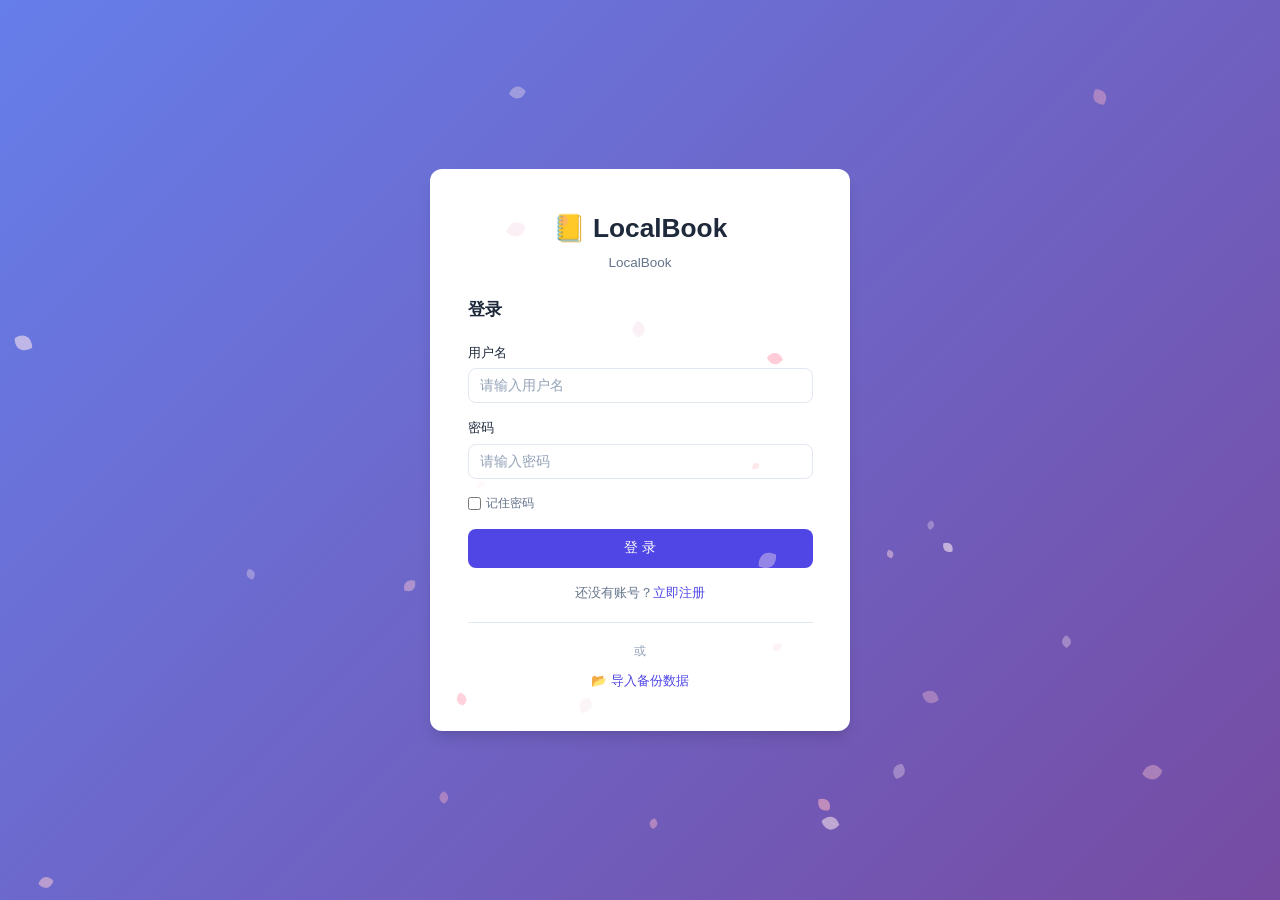
<file: index.html>
<!DOCTYPE html>
<html lang="zh-CN">
<head>
  <meta charset="UTF-8">
  <meta name="viewport" content="width=device-width, initial-scale=1.0">
  <title>LocalBook</title>
  <link rel="manifest" href="manifest.json">
  <link rel="icon" href="icon.svg" type="image/svg+xml">
  <link rel="apple-touch-icon" href="icon.svg">
  <meta name="apple-mobile-web-app-capable" content="yes">
  <meta name="apple-mobile-web-app-status-bar-style" content="default">
  <meta name="theme-color" content="#4f46e5">
  <link rel="stylesheet" href="css/style.css">
</head>
<body>
  <!-- ========== 登录/注册页面 ========== -->
  <div id="authPage" class="page">
    <div class="auth-container">
      <div class="auth-header">
        <h1>📒 LocalBook</h1>
        <p class="auth-subtitle">LocalBook</p>
      </div>

      <!-- 登录表单 -->
      <form id="loginForm" class="auth-form active-form">
        <h2>登录</h2>
        <div class="form-group">
          <label for="loginUsername">用户名</label>
          <input type="text" id="loginUsername" placeholder="请输入用户名" required autocomplete="username">
        </div>
        <div class="form-group">
          <label for="loginPassword">密码</label>
          <input type="password" id="loginPassword" placeholder="请输入密码" required autocomplete="current-password">
        </div>
        <label class="remember-me">
          <input type="checkbox" id="rememberMe"> 记住密码
        </label>
        <button type="submit" class="btn btn-primary">登 录</button>
        <p class="auth-switch">
          还没有账号？<a href="#" id="showRegister">立即注册</a>
        </p>
      </form>

      <!-- 注册表单 -->
      <form id="registerForm" class="auth-form">
        <h2>注册</h2>
        <div class="form-group">
          <label for="regUsername">用户名</label>
          <input type="text" id="regUsername" placeholder="请输入用户名" required autocomplete="username">
        </div>
        <div class="form-group">
          <label for="regPassword">登录密码</label>
          <input type="password" id="regPassword" placeholder="用于登录" required autocomplete="new-password">
        </div>
        <div class="form-group">
          <label for="regToken">加密令牌（Token）</label>
          <input type="password" id="regToken" placeholder="用于加密/解密密码，请妥善保管" required>
          <small class="form-hint">令牌用于加密存储的密码，解密时需输入相同的令牌</small>
        </div>
        <div class="form-group">
          <label for="regConfirmToken">确认令牌</label>
          <input type="password" id="regConfirmToken" placeholder="再次输入令牌" required>
        </div>
        <button type="submit" class="btn btn-primary">注 册</button>
        <p class="auth-switch">
          已有账号？<a href="#" id="showLogin">返回登录</a>
        </p>
      </form>

      <!-- 导入备份 -->
      <input type="file" id="authImportFileInput" accept=".json" style="display:none">
      <div class="auth-import">
        <span class="auth-import-sep">或</span>
        <button id="authImportBtn" class="btn btn-ghost" type="button">📂 导入备份数据</button>
    </div>
  </div>
</div>

  <!-- ========== 密码管理页面 ========== -->
  <div id="managePage" class="page">
    <header class="manage-header">
      <div class="header-left">
        <h1>📒 LocalBook</h1>
        <span class="header-divider">|</span>
        <span class="header-user" id="displayUser"></span>
        <span class="header-divider">|</span>
        <span class="version-badge" id="versionBadge"></span>
        <span class="header-divider">|</span>
        <button id="exportBtn" class="btn btn-ghost">导出</button>
      </div>
      <div class="header-right">
        <span class="header-clock" id="headerClock"></span>
        <button id="logoutBtn" class="btn btn-outline">退出登录</button>
      </div>
    </header>

    <main class="manage-main">
      <aside class="sidebar">
        <nav class="sidebar-nav">
          <button class="nav-item active" data-tab="memos">
            <span class="nav-icon">📝</span>
            <span class="nav-label">备忘录</span>
          </button>
          <button class="nav-item" data-tab="stickies">
            <span class="nav-icon">📌</span>
            <span class="nav-label">便签</span>
          </button>
          <button class="nav-item" data-tab="contacts">
            <span class="nav-icon">👤</span>
            <span class="nav-label">联系人</span>
          </button>
          <button class="nav-item" data-tab="passwords">
            <span class="nav-icon">🔒</span>
            <span class="nav-label">密码管理</span>
          </button>
        </nav>
      </aside>
      <div class="content-area">
        <div class="content-actions-bar">
          <button id="addBtn" class="btn btn-primary" style="display:none;">+ 新增密码</button>
          <button id="addStickyBtn" class="btn btn-primary" style="display:none;">+ 新增便签</button>
        </div>

      <!-- 密码视图 -->
      <div id="passwordsView">
        <!-- 空状态 -->
        <div id="emptyState" class="empty-state">
          <div class="empty-icon">📋</div>
          <p>暂无保存的密码</p>
          <p class="empty-hint">点击上方「新增密码」开始添加</p>
        </div>

        <!-- 密码表格 -->
        <div id="tableWrapper" class="table-wrapper" style="display:none;">
          <table id="passwordTable">
            <thead>
              <tr>
                <th>名称</th>
                <th>地址</th>
                <th>用户名</th>
                <th>操作</th>
              </tr>
            </thead>
            <tbody id="passwordList"></tbody>
          </table>
        </div>
      </div>

      <!-- 备忘录视图 -->
      <div id="memosView" class="memos-view" style="display:none;">
        <div class="calendar-header">
          <button id="prevMonth" class="btn btn-outline cal-nav">&lt;</button>
          <span id="calendarTitle" class="calendar-title"></span>
          <button id="nextMonth" class="btn btn-outline cal-nav">&gt;</button>
        </div>
        <table class="calendar-table">
          <thead>
            <tr>
              <th>日</th><th>一</th><th>二</th><th>三</th>
              <th>四</th><th>五</th><th>六</th>
            </tr>
          </thead>
          <tbody id="calendarBody"></tbody>
        </table>
        <div class="today-memo-panel">
          <div class="today-memo-header">
            <span class="today-memo-label">今日备忘录</span>
            <span class="today-memo-date" id="todayMemoDate"></span>
          </div>
          <div id="todayMemoContent" class="today-memo-content"></div>
        </div>
      </div>

      <!-- 便签视图 -->
      <div id="stickiesView" class="stickies-view" style="display:none;">
        <div id="stickyEmpty" class="empty-state">
          <div class="empty-icon">📝</div>
          <p>暂无便签</p>
          <p class="empty-hint">点击上方「新增便签」开始添加</p>
        </div>
        <div id="stickyList" class="sticky-list"></div>
      </div>

      <!-- 联系人视图 -->
      <div id="contactsView" class="contacts-view" style="display:none;">
        <div class="contacts-toolbar">
          <input type="text" id="contactSearch" class="search-input" placeholder="搜索联系人...">
          <button id="addContactBtn" class="btn btn-primary" style="width:auto;">+ 新增联系人</button>
        </div>
        <div id="contactEmpty" class="empty-state">
          <div class="empty-icon">👤</div>
          <p>暂无联系人</p>
          <p class="empty-hint">点击上方「新增联系人」开始添加</p>
        </div>
        <div id="contactList" class="contact-list"></div>
      </div>

      <div class="manage-footer">
        本工具运行数据在浏览器缓存中，修改数据后请及时导出数据到本地。恢复数据请在登陆时导入备份的数据。
      </div>
      </div>
    </main>
  </div>

  <!-- ========== 新增密码模态框 ========== -->
  <div id="addModal" class="modal-overlay" style="display:none;">
    <div class="modal">
      <div class="modal-header">
        <h3 id="addModalTitle">新增密码</h3>
        <button class="modal-close" id="closeAddModal">&times;</button>
      </div>
      <form id="addPasswordForm">
        <input type="hidden" id="addEntryId">
        <div class="form-group">
          <label for="addName">名称</label>
          <input type="text" id="addName" placeholder="例如：GitHub" required>
        </div>
        <div class="form-group">
          <label for="addAddress">地址</label>
          <input type="text" id="addAddress" placeholder="例如：github.com" required>
        </div>
        <div class="form-group">
          <label for="addUsername">用户名</label>
          <input type="text" id="addUsername" placeholder="登录用户名 / 邮箱" required>
        </div>
        <div class="form-group">
          <label for="addPassword">密码</label>
          <input type="password" id="addPassword" placeholder="要保存的密码" required>
        </div>
        <div class="form-group">
          <label for="addToken">加密令牌（Token）</label>
          <input type="password" id="addToken" placeholder="注册时设置的加密令牌" required>
        </div>
        <div class="form-actions">
          <button type="button" class="btn btn-outline" id="cancelAdd">取消</button>
          <button type="submit" class="btn btn-primary">保存</button>
        </div>
      </form>
    </div>
  </div>

  <!-- ========== 解密模态框 ========== -->
  <div id="decryptModal" class="modal-overlay" style="display:none;">
    <div class="modal">
      <div class="modal-header">
        <h3>解密密码</h3>
        <button class="modal-close" id="closeDecryptModal">&times;</button>
      </div>
      <div id="decryptInfo" class="decrypt-info">
        <div class="info-row"><span class="info-label">名称：</span><span id="decryptName"></span></div>
        <div class="info-row"><span class="info-label">地址：</span><span id="decryptAddress"></span></div>
        <div class="info-row"><span class="info-label">用户名：</span><span id="decryptUser"></span></div>
      </div>
      <form id="decryptForm">
        <div class="form-group">
          <label for="decryptToken">请输入加密令牌（Token）</label>
          <input type="password" id="decryptToken" placeholder="注册时设置的加密令牌" required>
        </div>
        <button type="submit" class="btn btn-primary" id="decryptSubmit">验证并解密</button>
      </form>
      <div id="decryptResult" class="decrypt-result" style="display:none;">
        <div class="result-label">解密后的密码：</div>
        <div class="result-password" id="decryptedPassword"></div>
        <button class="btn btn-outline" id="hidePasswordBtn">隐藏</button>
      </div>
      <div id="decryptError" class="decrypt-error" style="display:none;"></div>
    </div>
  </div>

  <!-- ========== 备忘录编辑模态框 ========== -->
  <div id="memoModal" class="modal-overlay" style="display:none;">
    <div class="modal">
      <div class="modal-header">
        <h3 id="memoModalTitle">编辑备忘录</h3>
        <button class="modal-close" id="closeMemoModal">&times;</button>
      </div>
      <div style="margin-bottom:0.5rem;font-size:0.85rem;color:var(--text-secondary);" id="memoDateLabel"></div>
      <textarea id="memoContent" class="memo-textarea" rows="8" placeholder="记录今日事项..."></textarea>
      <div class="form-actions" style="margin-top:1rem;">
        <button class="btn btn-outline" id="cancelMemo">取消</button>
        <button class="btn btn-primary" id="saveMemoBtn">保存</button>
      </div>
    </div>
  </div>

  <!-- ========== 便签编辑模态框 ========== -->
  <div id="stickyModal" class="modal-overlay" style="display:none;">
    <div class="modal">
      <div class="modal-header">
        <h3 id="stickyModalTitle">新增便签</h3>
        <button class="modal-close" id="closeStickyModal">&times;</button>
      </div>
      <form id="stickyForm">
        <input type="hidden" id="stickyId">
        <div class="form-group">
          <label for="stickyTitle">标题</label>
          <input type="text" id="stickyTitle" placeholder="便签标题（可选）">
        </div>
        <div class="form-group">
          <label for="stickyContent">内容</label>
          <textarea id="stickyContent" class="memo-textarea" rows="6" placeholder="写点什么..." required></textarea>
        </div>
        <div class="form-group">
          <label>颜色</label>
          <div class="sticky-color-picker" id="stickyColorPicker">
            <label class="sticky-color-opt">
              <input type="radio" name="stickyColor" value="#fff9c4" checked>
              <span class="sticky-color-swatch" style="background:#fff9c4;"></span>
            </label>
            <label class="sticky-color-opt">
              <input type="radio" name="stickyColor" value="#c8e6c9">
              <span class="sticky-color-swatch" style="background:#c8e6c9;"></span>
            </label>
            <label class="sticky-color-opt">
              <input type="radio" name="stickyColor" value="#bbdefb">
              <span class="sticky-color-swatch" style="background:#bbdefb;"></span>
            </label>
            <label class="sticky-color-opt">
              <input type="radio" name="stickyColor" value="#f8bbd0">
              <span class="sticky-color-swatch" style="background:#f8bbd0;"></span>
            </label>
            <label class="sticky-color-opt">
              <input type="radio" name="stickyColor" value="#e1bee7">
              <span class="sticky-color-swatch" style="background:#e1bee7;"></span>
            </label>
            <label class="sticky-color-opt">
              <input type="radio" name="stickyColor" value="#ffe0b2">
              <span class="sticky-color-swatch" style="background:#ffe0b2;"></span>
            </label>
            <label class="sticky-color-opt">
              <input type="radio" name="stickyColor" value="#b2dfdb">
              <span class="sticky-color-swatch" style="background:#b2dfdb;"></span>
            </label>
          </div>
        </div>
        <div class="form-actions">
          <button type="button" class="btn btn-outline" id="cancelSticky">取消</button>
          <button type="submit" class="btn btn-primary">保存</button>
        </div>
      </form>
    </div>
  </div>

  <!-- ========== 联系人编辑模态框 ========== -->
  <div id="contactModal" class="modal-overlay" style="display:none;">
    <div class="modal">
      <div class="modal-header">
        <h3 id="contactModalTitle">新增联系人</h3>
        <button class="modal-close" id="closeContactModal">&times;</button>
      </div>
      <form id="contactForm">
        <input type="hidden" id="contactId">
        <div style="display:flex;gap:0.75rem;flex-wrap:wrap;">
          <div class="form-group" style="flex:1;min-width:120px;">
            <label for="contactName">姓名</label>
            <input type="text" id="contactName" placeholder="姓名" required>
          </div>
          <div class="form-group" style="flex:1;min-width:120px;">
            <label for="contactNickname">昵称</label>
            <input type="text" id="contactNickname" placeholder="昵称">
          </div>
        </div>
        <div style="display:flex;gap:0.75rem;flex-wrap:wrap;">
          <div class="form-group" style="flex:1;min-width:120px;">
            <label for="contactPhone">手机</label>
            <input type="tel" id="contactPhone" placeholder="手机号码">
          </div>
          <div class="form-group" style="flex:1;min-width:120px;">
            <label for="contactLandline">座机</label>
            <input type="tel" id="contactLandline" placeholder="座机号码">
          </div>
        </div>
        <div style="display:flex;gap:0.75rem;flex-wrap:wrap;">
          <div class="form-group" style="flex:1;min-width:160px;">
            <label for="contactEmail">邮箱</label>
            <input type="email" id="contactEmail" placeholder="邮箱地址">
          </div>
          <div class="form-group" style="width:80px;">
            <label for="contactAge">年龄</label>
            <input type="number" id="contactAge" placeholder="年龄" min="0" max="200" style="width:100%;">
          </div>
          <div class="form-group" style="width:90px;">
            <label for="contactGender">性别</label>
            <select id="contactGender" style="width:100%;">
              <option value="">--</option>
              <option value="男">男</option>
              <option value="女">女</option>
            </select>
          </div>
        </div>
        <div class="form-group">
          <label for="contactAddress">地址</label>
          <input type="text" id="contactAddress" placeholder="地址">
        </div>
        <div class="form-group">
          <label for="contactNote">备注</label>
          <textarea id="contactNote" class="memo-textarea" rows="3" placeholder="备注信息"></textarea>
        </div>
        <div class="form-actions">
          <button type="button" class="btn btn-outline" id="cancelContact">取消</button>
          <button type="submit" class="btn btn-primary" id="saveContactBtn">保存</button>
        </div>
      </form>
    </div>
  </div>

  <canvas id="sakuraCanvas"></canvas>
  <script src="js/lib/lunar.min.js"></script>
  <script src="js/app.js"></script>
  <script>
    try { navigator.serviceWorker?.register('sw.js'); } catch {}
  </script>
</body>
</html>
</file>
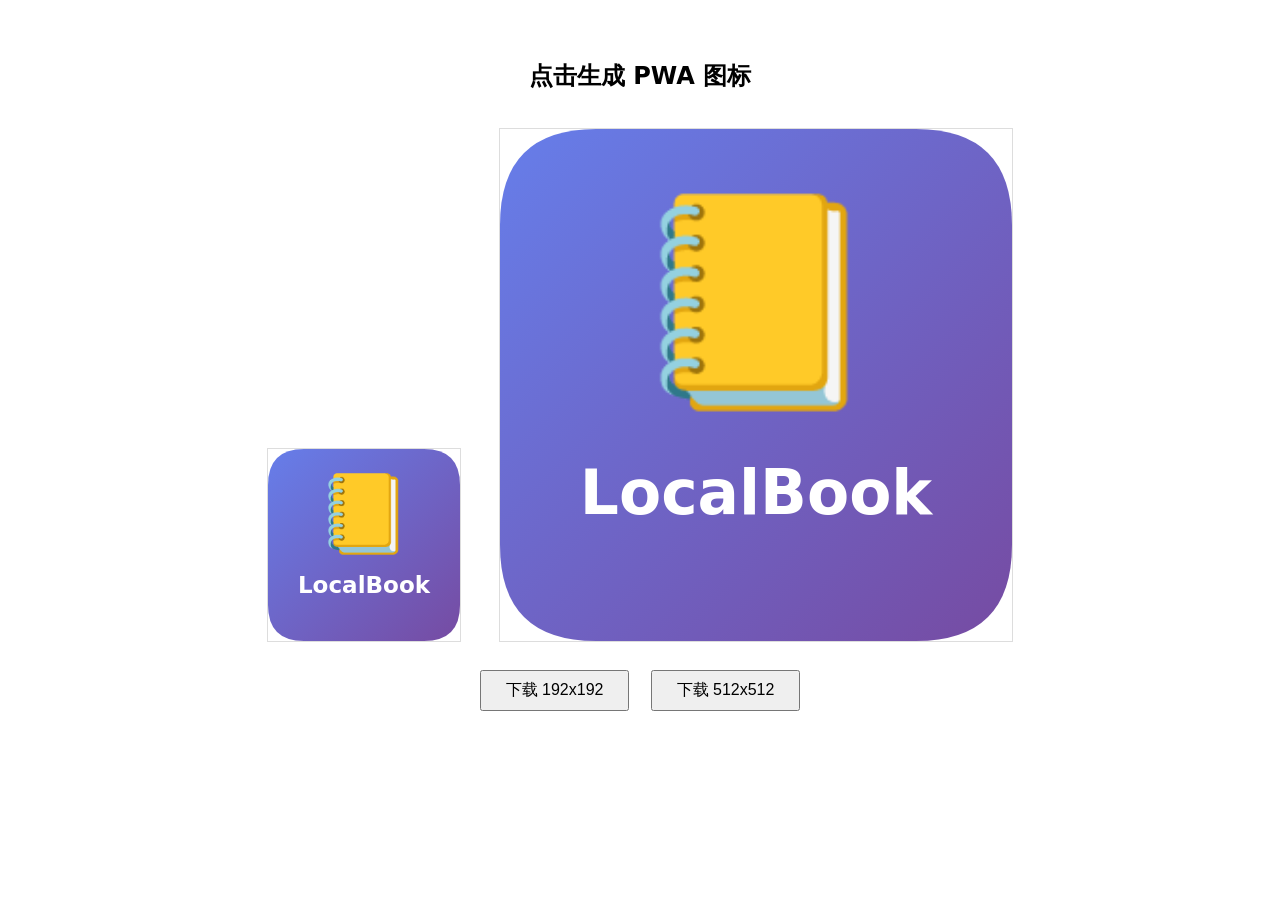
<file: tools/gen-icon.html>
<!DOCTYPE html>
<html>
<head><meta charset="UTF-8"><title>生成 LocalBook 图标</title></head>
<body style="text-align:center;font-family:system-ui;padding:2rem;">
<h2>点击生成 PWA 图标</h2>
<canvas id="c192" width="192" height="192" style="border:1px solid #ddd;margin:1rem;"></canvas>
<canvas id="c512" width="512" height="512" style="border:1px solid #ddd;margin:1rem;"></canvas>
<br>
<button onclick="gen(192)" style="padding:0.5rem 1.5rem;margin:0.5rem;font-size:1rem;">下载 192x192</button>
<button onclick="gen(512)" style="padding:0.5rem 1.5rem;margin:0.5rem;font-size:1rem;">下载 512x512</button>
<script>
function draw(cvs) {
  const s = cvs.width;
  const ctx = cvs.getContext('2d');
  const r = s * 0.1875;
  const g = ctx.createLinearGradient(0,0,s,s);
  g.addColorStop(0,'#667eea'); g.addColorStop(1,'#764ba2');
  ctx.fillStyle = g;
  ctx.beginPath();
  ctx.moveTo(r,0);
  ctx.lineTo(s-r,0);
  ctx.quadraticCurveTo(s,0,s,r);
  ctx.lineTo(s,s-r);
  ctx.quadraticCurveTo(s,s,s-r,s);
  ctx.lineTo(r,s);
  ctx.quadraticCurveTo(0,s,0,s-r);
  ctx.lineTo(0,r);
  ctx.quadraticCurveTo(0,0,r,0);
  ctx.closePath();
  ctx.fill();
  ctx.fillStyle = '#fff';
  ctx.textAlign = 'center'; ctx.textBaseline = 'middle';
  const em = s * 0.4, tx = s/2, ty = s*0.37, fs = s * 0.12;
  ctx.font = em + 'px system-ui';
  ctx.fillText('📒', tx, ty);
  ctx.font = 'bold ' + fs + 'px system-ui';
  ctx.fillText('LocalBook', tx, s*0.72);
}
draw(document.getElementById('c192'));
draw(document.getElementById('c512'));
function gen(s) {
  const c = document.createElement('canvas');
  c.width = s; c.height = s;
  draw(c);
  c.toBlob(b => {
    const a = document.createElement('a');
    a.href = URL.createObjectURL(b);
    a.download = 'icon-' + s + '.png';
    a.click();
    URL.revokeObjectURL(a.href);
  });
}
</script>
</body>
</html>
</file>
<file: css/style.css>
/* ========== Reset & Base ========== */
*, *::before, *::after {
  margin: 0;
  padding: 0;
  box-sizing: border-box;
}

:root {
  --primary: #4f46e5;
  --primary-hover: #4338ca;
  --primary-light: #eef2ff;
  --danger: #ef4444;
  --danger-hover: #dc2626;
  --success: #10b981;
  --text: #1e293b;
  --text-secondary: #64748b;
  --text-tertiary: #94a3b8;
  --bg: #f8fafc;
  --card-bg: #ffffff;
  --border: #e2e8f0;
  --border-hover: #cbd5e1;
  --shadow: 0 1px 3px rgba(0, 0, 0, 0.1), 0 1px 2px rgba(0, 0, 0, 0.06);
  --shadow-lg: 0 10px 15px -3px rgba(0, 0, 0, 0.1), 0 4px 6px -4px rgba(0, 0, 0, 0.1);
  --radius: 8px;
  --radius-lg: 12px;
}

html {
  font-size: 15px;
}

body {
  font-family: -apple-system, BlinkMacSystemFont, 'Segoe UI', Roboto, 'Helvetica Neue', Arial, sans-serif;
  background: var(--bg);
  color: var(--text);
  min-height: 100vh;
  min-height: -webkit-fill-available;
  line-height: 1.6;
  -webkit-tap-highlight-color: transparent;
}

/* ========== Page System ========== */
.page {
  display: none;
  min-height: 100vh;
}

.page.active {
  display: block;
}

/* ========== Auth Page ========== */
#authPage.active {
  display: flex;
  align-items: center;
  justify-content: center;
  background: linear-gradient(135deg, #667eea 0%, #764ba2 100%);
  min-height: 100vh;
}

.auth-container {
  background: var(--card-bg);
  border-radius: var(--radius-lg);
  box-shadow: var(--shadow-lg);
  padding: 2.5rem;
  width: 100%;
  max-width: 420px;
  margin: 1rem;
}

.auth-header {
  text-align: center;
  margin-bottom: 1.5rem;
}

.auth-header h1 {
  font-size: 1.75rem;
  color: var(--text);
}

.auth-subtitle {
  color: var(--text-secondary);
  font-size: 0.9rem;
  margin-top: 0.25rem;
}

.auth-form {
  display: none;
}

.auth-form.active-form {
  display: block;
}

.auth-form h2 {
  font-size: 1.15rem;
  margin-bottom: 1.25rem;
  color: var(--text);
}

/* ========== Form ========== */
.form-group {
  margin-bottom: 1rem;
}

.form-group label {
  display: block;
  font-size: 0.85rem;
  font-weight: 500;
  color: var(--text);
  margin-bottom: 0.35rem;
}

.form-group input {
  width: 100%;
  padding: 0.6rem 0.75rem;
  border: 1px solid var(--border);
  border-radius: var(--radius);
  font-size: 0.9rem;
  color: var(--text);
  background: var(--card-bg);
  transition: border-color 0.2s, box-shadow 0.2s;
  outline: none;
}

.form-group input:focus {
  border-color: var(--primary);
  box-shadow: 0 0 0 3px rgba(79, 70, 229, 0.15);
}

.form-group input::placeholder {
  color: #94a3b8;
}

.form-group input:disabled {
  background: var(--bg);
  color: var(--text-tertiary);
  cursor: not-allowed;
}

.form-hint {
  display: block;
  font-size: 0.78rem;
  color: var(--text-secondary);
  margin-top: 0.3rem;
}

/* ========== Buttons ========== */
.btn {
  display: inline-flex;
  align-items: center;
  justify-content: center;
  padding: 0.6rem 1.25rem;
  border: 1px solid transparent;
  border-radius: var(--radius);
  font-size: 0.9rem;
  font-weight: 500;
  cursor: pointer;
  transition: all 0.2s;
  outline: none;
  line-height: 1.4;
}

.btn-primary {
  background: var(--primary);
  color: white;
  width: 100%;
}

.btn-primary:hover {
  background: var(--primary-hover);
}

.btn-outline {
  background: transparent;
  color: var(--text-secondary);
  border-color: var(--border);
}

.btn-outline:hover {
  border-color: var(--border-hover);
  background: var(--bg);
  color: var(--text);
}

.btn-danger {
  color: var(--danger);
  background: transparent;
  border-color: transparent;
  padding: 0.4rem 0.6rem;
  font-size: 0.82rem;
}

.btn-danger:hover {
  background: #fef2f2;
  border-color: #fecaca;
}

.form-actions {
  display: flex;
  gap: 0.75rem;
  margin-top: 1.25rem;
}

.form-actions .btn {
  flex: 1;
}

/* ========== Remember Me ========== */
.remember-me {
  display: flex;
  align-items: center;
  gap: 0.35rem;
  font-size: 0.82rem;
  color: var(--text-secondary);
  margin-bottom: 1rem;
  cursor: pointer;
}
.remember-me input[type="checkbox"] {
  accent-color: var(--primary);
}

/* ========== Auth Switch ========== */
.auth-switch {
  text-align: center;
  margin-top: 1rem;
  font-size: 0.85rem;
  color: var(--text-secondary);
}

.auth-switch a {
  color: var(--primary);
  text-decoration: none;
  font-weight: 500;
}

.auth-switch a:hover {
  text-decoration: underline;
}

/* ========== Auth Import ========== */
.auth-import {
  text-align: center;
  margin-top: 1.25rem;
  padding-top: 1.25rem;
  border-top: 1px solid var(--border);
}

.auth-import-sep {
  display: block;
  font-size: 0.78rem;
  color: var(--text-tertiary);
  margin-bottom: 0.5rem;
}

.auth-import .btn-ghost {
  font-size: 0.85rem;
  color: var(--primary);
  cursor: pointer;
  background: none;
  border: none;
  font-family: inherit;
  padding: 0.15rem 0.5rem;
  transition: opacity 0.15s;
}

.auth-import .btn-ghost:hover {
  opacity: 0.75;
}

/* ========== Manage Page ========== */
.manage-header {
  display: flex;
  align-items: center;
  justify-content: space-between;
  padding: 1rem 2rem;
  background: var(--card-bg);
  border-bottom: 1px solid var(--border);
  box-shadow: var(--shadow);
}

.header-left {
  display: flex;
  align-items: center;
  gap: 0.5rem;
}

.header-left h1 {
  font-size: 1.2rem;
}

.header-divider {
  color: var(--border);
  font-size: 1.2rem;
}

.header-user {
  color: var(--text-secondary);
  font-size: 0.9rem;
}

.version-badge {
  color: var(--text-secondary);
  font-size: 0.75rem;
}

.btn-ghost {
  background: none;
  border: none;
  color: var(--text-secondary);
  font-size: 0.78rem;
  cursor: pointer;
  padding: 0 0.2rem;
  font-family: inherit;
  line-height: inherit;
}
.btn-ghost:hover {
  color: var(--text);
}


.manage-header .btn-outline {
  width: auto;
  font-size: 0.82rem;
  padding: 0.4rem 0.9rem;
}

.header-right {
  display: flex;
  align-items: center;
  gap: 1rem;
}

.header-clock {
  font-size: 0.82rem;
  color: var(--text-secondary);
  white-space: nowrap;
  font-variant-numeric: tabular-nums;
}

.manage-main {
  display: flex;
  gap: 0;
  min-height: calc(100vh - 60px);
  max-width: 1100px;
  margin: 0 auto;
}

/* ========== Sidebar ========== */
.sidebar {
  width: 180px;
  flex-shrink: 0;
  background: var(--card-bg);
  border-right: 1px solid var(--border);
  padding: 1rem 0;
  display: flex;
  flex-direction: column;
}

.sidebar-nav {
  display: flex;
  flex-direction: column;
  gap: 0.25rem;
  padding: 0 0.5rem;
}

.nav-item {
  display: flex;
  align-items: center;
  gap: 0.6rem;
  width: 100%;
  padding: 0.65rem 0.75rem;
  border: none;
  background: transparent;
  border-radius: 6px;
  cursor: pointer;
  font-size: 0.9rem;
  color: var(--text-secondary);
  font-family: inherit;
  transition: all 0.15s;
  text-align: left;
}

.nav-item:hover {
  background: var(--primary-light);
  color: var(--text);
}

.nav-item.active {
  background: var(--primary-light);
  color: var(--primary);
  font-weight: 600;
}

.nav-icon {
  font-size: 1.1rem;
  flex-shrink: 0;
  width: 1.5rem;
  text-align: center;
}

.nav-label {
  white-space: nowrap;
}

/* ========== Content Area ========== */
.content-area {
  flex: 1;
  min-width: 0;
  padding: 1.5rem 2rem;
  display: flex;
  flex-direction: column;
}

.content-actions-bar {
  display: flex;
  gap: 0.5rem;
  margin-bottom: 1.25rem;
}

.content-actions-bar .btn {
  width: auto;
}

.manage-toolbar {
  display: flex;
  align-items: center;
  justify-content: space-between;
  margin-bottom: 1.5rem;
}

.manage-toolbar h2 {
  font-size: 1.15rem;
}

.manage-toolbar .btn {
  width: auto;
}

/* ========== Empty State ========== */
.empty-state {
  text-align: center;
  padding: 3rem 1rem;
  color: var(--text-secondary);
}

.empty-icon {
  font-size: 3rem;
  margin-bottom: 0.75rem;
}

.empty-state p {
  font-size: 1rem;
}

.empty-hint {
  font-size: 0.85rem;
  margin-top: 0.35rem;
  opacity: 0.7;
}

/* ========== Table ========== */
.table-wrapper {
  overflow-x: auto;
  background: var(--card-bg);
  border-radius: var(--radius-lg);
  box-shadow: var(--shadow);
  border: 1px solid var(--border);
}

table {
  width: 100%;
  border-collapse: collapse;
}

thead {
  background: var(--bg);
}

th {
  padding: 0.75rem 1rem;
  text-align: left;
  font-size: 0.82rem;
  font-weight: 600;
  color: var(--text-secondary);
  text-transform: uppercase;
  letter-spacing: 0.03em;
  border-bottom: 1px solid var(--border);
}

td {
  padding: 0.75rem 1rem;
  font-size: 0.9rem;
  border-bottom: 1px solid var(--border);
  vertical-align: middle;
}

tr:last-child td {
  border-bottom: none;
}

tr:hover td {
  background: #f8faff;
}

td .btn {
  width: auto;
  margin-right: 0.35rem;
}

/* ========== Modal ========== */
.modal-overlay {
  position: fixed;
  top: 0;
  left: 0;
  right: 0;
  bottom: 0;
  background: rgba(0, 0, 0, 0.5);
  display: flex;
  align-items: center;
  justify-content: center;
  z-index: 1000;
  padding: 1rem;
  animation: fadeIn 0.2s ease;
}

.modal {
  background: var(--card-bg);
  border-radius: var(--radius-lg);
  box-shadow: var(--shadow-lg);
  width: 100%;
  max-width: 460px;
  padding: 1.75rem;
  animation: slideUp 0.2s ease;
}

.modal-header {
  display: flex;
  align-items: center;
  justify-content: space-between;
  margin-bottom: 1.25rem;
}

.modal-header h3 {
  font-size: 1.1rem;
}

.modal-close {
  background: none;
  border: none;
  font-size: 1.5rem;
  cursor: pointer;
  color: var(--text-secondary);
  padding: 0.15rem 0.4rem;
  border-radius: 4px;
  line-height: 1;
  transition: all 0.15s;
}

.modal-close:hover {
  background: var(--bg);
  color: var(--text);
}

/* ========== Decrypt ========== */
.decrypt-info {
  background: var(--primary-light);
  border-radius: var(--radius);
  padding: 0.75rem 1rem;
  margin-bottom: 1.25rem;
}

.info-row {
  font-size: 0.88rem;
  margin-bottom: 0.25rem;
}

.info-row:last-child {
  margin-bottom: 0;
}

.info-label {
  color: var(--text-secondary);
  font-weight: 500;
}

.decrypt-result {
  margin-top: 1rem;
  padding: 0.75rem 1rem;
  background: #f0fdf4;
  border: 1px solid #bbf7d0;
  border-radius: var(--radius);
  text-align: center;
}

.result-label {
  font-size: 0.82rem;
  color: var(--text-secondary);
  margin-bottom: 0.25rem;
}

.result-password {
  font-size: 1.3rem;
  font-weight: 700;
  color: var(--text);
  font-family: 'SFMono-Regular', Consolas, 'Liberation Mono', Menlo, monospace;
  word-break: break-all;
  padding: 0.5rem 0;
}

.decrypt-result .btn {
  margin-top: 0.5rem;
  width: auto;
  display: inline-block;
}

.decrypt-error {
  margin-top: 0.75rem;
  padding: 0.6rem 0.9rem;
  background: #fef2f2;
  border: 1px solid #fecaca;
  border-radius: var(--radius);
  color: var(--danger);
  font-size: 0.85rem;
}

/* ========== Toast ========== */
.toast {
  position: fixed;
  top: 1.25rem;
  right: 1.25rem;
  padding: 0.7rem 1.1rem;
  border-radius: var(--radius);
  color: white;
  font-size: 0.88rem;
  font-weight: 500;
  z-index: 2000;
  box-shadow: var(--shadow-lg);
  animation: slideInRight 0.3s ease;
}

.toast-success {
  background: var(--success);
}

.toast-error {
  background: var(--danger);
}

/* ========== Animations ========== */
@keyframes fadeIn {
  from { opacity: 0; }
  to { opacity: 1; }
}

@keyframes slideUp {
  from { opacity: 0; transform: translateY(20px); }
  to { opacity: 1; transform: translateY(0); }
}

/* ========== Toolbar ========== */
.manage-toolbar {
  display: flex;
  align-items: center;
  justify-content: space-between;
  flex-wrap: wrap;
  gap: 0.5rem;
}

.toolbar-left {
  display: flex;
  align-items: center;
  gap: 0.75rem;
}

.toolbar-actions {
  display: flex;
  gap: 0.5rem;
  align-items: center;
}

.toolbar-actions .btn-outline {
  padding: 0.4rem 0.8rem;
}

/* ========== Tab Bar ========== */
.tab-bar {
  display: flex;
  gap: 0;
  border: 1px solid var(--border);
  border-radius: 6px;
  overflow: hidden;
}

.tab {
  padding: 0.45rem 1rem;
  border: none;
  background: var(--bg);
  cursor: pointer;
  font-size: 0.85rem;
  color: var(--text-secondary);
  transition: all 0.15s;
  font-family: inherit;
}

.tab:not(:last-child) {
  border-right: 1px solid var(--border);
}

.tab.active {
  background: var(--card-bg);
  color: var(--primary);
  font-weight: 600;
  box-shadow: inset 0 -2px 0 var(--primary);
}

.tab:hover:not(.active) {
  background: var(--primary-light);
  color: var(--text);
}

/* ========== Calendar ========== */
.memos-view {
  padding: 1rem 0;
}

.calendar-header {
  display: flex;
  align-items: center;
  justify-content: center;
  gap: 1rem;
  margin-bottom: 1rem;
}

.calendar-title {
  font-size: 1.05rem;
  font-weight: 600;
  min-width: 130px;
  text-align: center;
}

.cal-nav {
  width: auto !important;
  padding: 0.35rem 0.7rem !important;
  font-size: 0.9rem !important;
}

.calendar-table {
  width: 100%;
  border-collapse: collapse;
  background: var(--card-bg);
  border-radius: var(--radius-lg);
  overflow: hidden;
  box-shadow: var(--shadow);
  border: 1px solid var(--border);
}

.calendar-table th {
  padding: 0.6rem 0.3rem;
  font-size: 0.8rem;
  font-weight: 600;
  color: var(--text-secondary);
  text-align: center;
  border-bottom: 1px solid var(--border);
}

.calendar-table td {
  border: 1px solid var(--border);
  padding: 0;
  text-align: center;
  width: 14.28%;
}

.cal-day {
  cursor: pointer;
  height: 58px;
  vertical-align: top;
  padding: 4px;
  transition: background 0.15s;
}

.cal-day:hover {
  background: var(--primary-light);
}

.cal-day.today .cal-day-num {
  background: var(--primary);
  color: #fff;
  border-radius: 50%;
  width: 26px;
  height: 26px;
  display: inline-flex;
  align-items: center;
  justify-content: center;
}

.cal-day-num {
  font-size: 0.85rem;
  font-weight: 500;
  display: inline-block;
  line-height: 26px;
}

.cal-day-lunar {
  display: block;
  font-size: 0.6rem;
  color: var(--text-secondary);
  opacity: 0.7;
  line-height: 1.2;
  margin-top: 1px;
}

.cal-dot {
  display: block;
  width: 5px;
  height: 5px;
  background: var(--primary);
  border-radius: 50%;
  margin: 2px auto 0;
}

.cal-empty {
  border: none !important;
  background: transparent !important;
}

/* ========== Today Memo Panel ========== */
.today-memo-panel {
  margin-top: 1rem;
  background: var(--card-bg);
  border-radius: var(--radius-lg);
  box-shadow: var(--shadow);
  border: 1px solid var(--border);
  overflow: hidden;
}

.today-memo-header {
  display: flex;
  justify-content: space-between;
  align-items: center;
  padding: 0.6rem 1rem;
  font-size: 0.9rem;
  font-weight: 600;
  border-bottom: 1px solid var(--border);
  background: var(--bg);
}

.today-memo-date {
  font-size: 0.78rem;
  font-weight: 400;
  color: var(--text-secondary);
}

.today-memo-content {
  padding: 0.8rem 1rem;
  font-size: 0.88rem;
  line-height: 1.7;
  color: var(--text);
  min-height: 2.5rem;
  white-space: pre-wrap;
  word-break: break-word;
}

.today-memo-empty {
  color: var(--text-tertiary);
  font-size: 0.82rem;
}

/* ========== Memo Editor ========== */
.memo-textarea {
  width: 100%;
  padding: 0.75rem;
  border: 1px solid var(--border);
  border-radius: var(--radius);
  font-size: 0.9rem;
  font-family: inherit;
  line-height: 1.6;
  resize: vertical;
  min-height: 150px;
  outline: none;
  transition: border-color 0.2s, box-shadow 0.2s;
}

.memo-textarea:focus {
  border-color: var(--primary);
  box-shadow: 0 0 0 3px rgba(79, 70, 229, 0.15);
}

@keyframes slideInRight {
  from { opacity: 0; transform: translateX(40px); }
  to { opacity: 1; transform: translateX(0); }
}

/* ========== Stickies ========== */
.stickies-view {
  animation: fadeIn 0.25s ease;
}

.sticky-list {
  display: grid;
  grid-template-columns: repeat(auto-fill, minmax(220px, 1fr));
  gap: 1rem;
}

.sticky-card {
  border-radius: var(--radius-lg);
  padding: 1rem 1.1rem;
  box-shadow: var(--shadow);
  transition: box-shadow 0.2s, transform 0.15s;
  position: relative;
  cursor: default;
  min-height: 120px;
  display: flex;
  flex-direction: column;
}
.sticky-card:hover {
  box-shadow: 0 4px 16px rgba(0,0,0,0.12);
  transform: translateY(-2px);
}

.sticky-card-title {
  font-size: 0.95rem;
  font-weight: 600;
  color: var(--text);
  margin-bottom: 0.4rem;
  word-break: break-word;
}

.sticky-card-content {
  font-size: 0.85rem;
  color: var(--text);
  line-height: 1.6;
  word-break: break-word;
  flex: 1;
  white-space: pre-wrap;
}

.sticky-card-footer {
  display: flex;
  justify-content: space-between;
  align-items: center;
  margin-top: 0.75rem;
  padding-top: 0.5rem;
  border-top: 1px solid rgba(0,0,0,0.06);
}

.sticky-card-date {
  font-size: 0.7rem;
  color: var(--text-tertiary);
}

.sticky-card-actions {
  display: flex;
  gap: 0.25rem;
}

.sticky-card-actions .btn {
  width: auto;
  font-size: 0.72rem;
  padding: 0.15rem 0.45rem;
  border-radius: var(--radius);
  background: rgba(255,255,255,0.7);
  border: 1px solid rgba(0,0,0,0.08);
  color: var(--text-secondary);
}
.sticky-card-actions .btn:hover {
  background: rgba(255,255,255,0.95);
  color: var(--text);
}

.sticky-card-actions .btn-sticky-del {
  color: var(--danger);
}
.sticky-card-actions .btn-sticky-del:hover {
  background: #fef2f2;
  border-color: #fecaca;
}

/* Color picker */
.sticky-color-picker {
  display: flex;
  flex-wrap: wrap;
  gap: 0.5rem;
}

.sticky-color-opt {
  display: inline-flex;
  align-items: center;
  cursor: pointer;
}

.sticky-color-opt input {
  display: none;
}

.sticky-color-swatch {
  display: inline-block;
  width: 32px;
  height: 32px;
  border-radius: 50%;
  border: 2px solid transparent;
  transition: all 0.15s;
  cursor: pointer;
}

.sticky-color-opt input:checked + .sticky-color-swatch {
  border-color: var(--text);
  box-shadow: 0 0 0 2px #fff, 0 0 0 4px var(--text);
}

.sticky-color-swatch:hover {
  transform: scale(1.12);
}

/* ========== Contacts ========== */
.contacts-view {
  animation: fadeIn 0.25s ease;
}

.contacts-toolbar {
  margin-bottom: 1rem;
  display: flex;
  gap: 0.5rem;
  align-items: center;
  flex-wrap: wrap;
}

.search-input {
  flex: 1;
  min-width: 0;
  padding: 0.5rem 0.75rem;
  border: 1px solid var(--border);
  border-radius: var(--radius);
  font-size: 0.85rem;
  outline: none;
  background: var(--card-bg);
  color: var(--text);
  transition: border-color 0.2s, box-shadow 0.2s;
}

.search-input:focus {
  border-color: var(--primary);
  box-shadow: 0 0 0 3px rgba(79, 70, 229, 0.15);
}

.search-input::placeholder {
  color: var(--text-tertiary);
}

.contact-list {
  display: grid;
  grid-template-columns: repeat(auto-fill, minmax(260px, 1fr));
  gap: 1rem;
}

.contact-card {
  background: var(--card-bg);
  border: 1px solid var(--border);
  border-radius: var(--radius-lg);
  padding: 1rem 1.1rem;
  box-shadow: var(--shadow);
  transition: box-shadow 0.2s;
  cursor: default;
}
.contact-card:hover {
  box-shadow: 0 3px 12px rgba(0,0,0,0.08);
}

.contact-card-header {
  display: flex;
  justify-content: space-between;
  align-items: flex-start;
  margin-bottom: 0.4rem;
}

.contact-card-name {
  font-size: 1rem;
  font-weight: 600;
  color: var(--text);
}
.contact-card-name small {
  font-weight: 400;
  font-size: 0.8rem;
  color: var(--text-secondary);
  margin-left: 0.4rem;
}

.contact-card-gender {
  display: inline-block;
  font-size: 0.7rem;
  padding: 0.1rem 0.45rem;
  border-radius: 999px;
  background: var(--primary-light);
  color: var(--primary);
  margin-left: 0.35rem;
  vertical-align: middle;
}

.contact-card-actions {
  display: flex;
  gap: 0.3rem;
  flex-shrink: 0;
}
.contact-card-actions .btn {
  width: auto;
  font-size: 0.75rem;
  padding: 0.2rem 0.55rem;
  border-radius: var(--radius);
}

.contact-card-body {
  font-size: 0.82rem;
  color: var(--text-secondary);
  line-height: 1.65;
}
.contact-card-body .row {
  display: flex;
  gap: 0.25rem;
}
.contact-card-body .label {
  color: var(--text-tertiary);
  flex-shrink: 0;
  width: 2em;
}

/* ========== Footer ========== */
.manage-footer {
  margin-top: auto;
  padding-top: 1.5rem;
  padding-bottom: 0.5rem;
  border-top: 1px solid var(--border);
  font-size: 0.78rem;
  color: var(--text-secondary);
  text-align: center;
  line-height: 1.5;
}

/* ========== Responsive ========== */
/* ========== PWA standalone mode ========== */
@media all and (display-mode: standalone) {
  .manage-header {
    padding-top: env(safe-area-inset-top, 0.5rem);
    padding-left: env(safe-area-inset-left, 2rem);
    padding-right: env(safe-area-inset-right, 2rem);
  }
  .manage-main {
    padding-bottom: env(safe-area-inset-bottom, 2rem);
  }
  #authPage.active {
    padding-top: env(safe-area-inset-top);
    padding-bottom: env(safe-area-inset-bottom);
  }
}

@media (max-width: 640px) {
  .manage-header {
    padding: 0.75rem 1rem;
  }

  .manage-main {
    padding: 1rem;
  }

  .auth-container {
    padding: 1.5rem;
  }

  th, td {
    padding: 0.5rem 0.6rem;
    font-size: 0.82rem;
  }

  .manage-main {
    flex-direction: column;
  }

  .sidebar {
    width: 100%;
    border-right: none;
    border-bottom: 1px solid var(--border);
    padding: 0.5rem 0;
  }

  .sidebar-nav {
    flex-direction: row;
    overflow-x: auto;
    padding: 0 0.5rem;
  }

  .nav-item {
    flex-shrink: 0;
    padding: 0.5rem 0.7rem;
    font-size: 0.82rem;
  }

  .header-left {
    flex-wrap: wrap;
    gap: 0.25rem;
  }

  .content-area {
    padding: 1rem;
  }

  .search-input {
    font-size: 0.82rem;
    padding: 0.4rem 0.6rem;
  }
}

/* ========== Sakura Background ========== */
#sakuraCanvas {
  position: fixed;
  top: 0;
  left: 0;
  width: 100vw;
  height: 100vh;
  pointer-events: none;
  z-index: 999;
}
</file>
